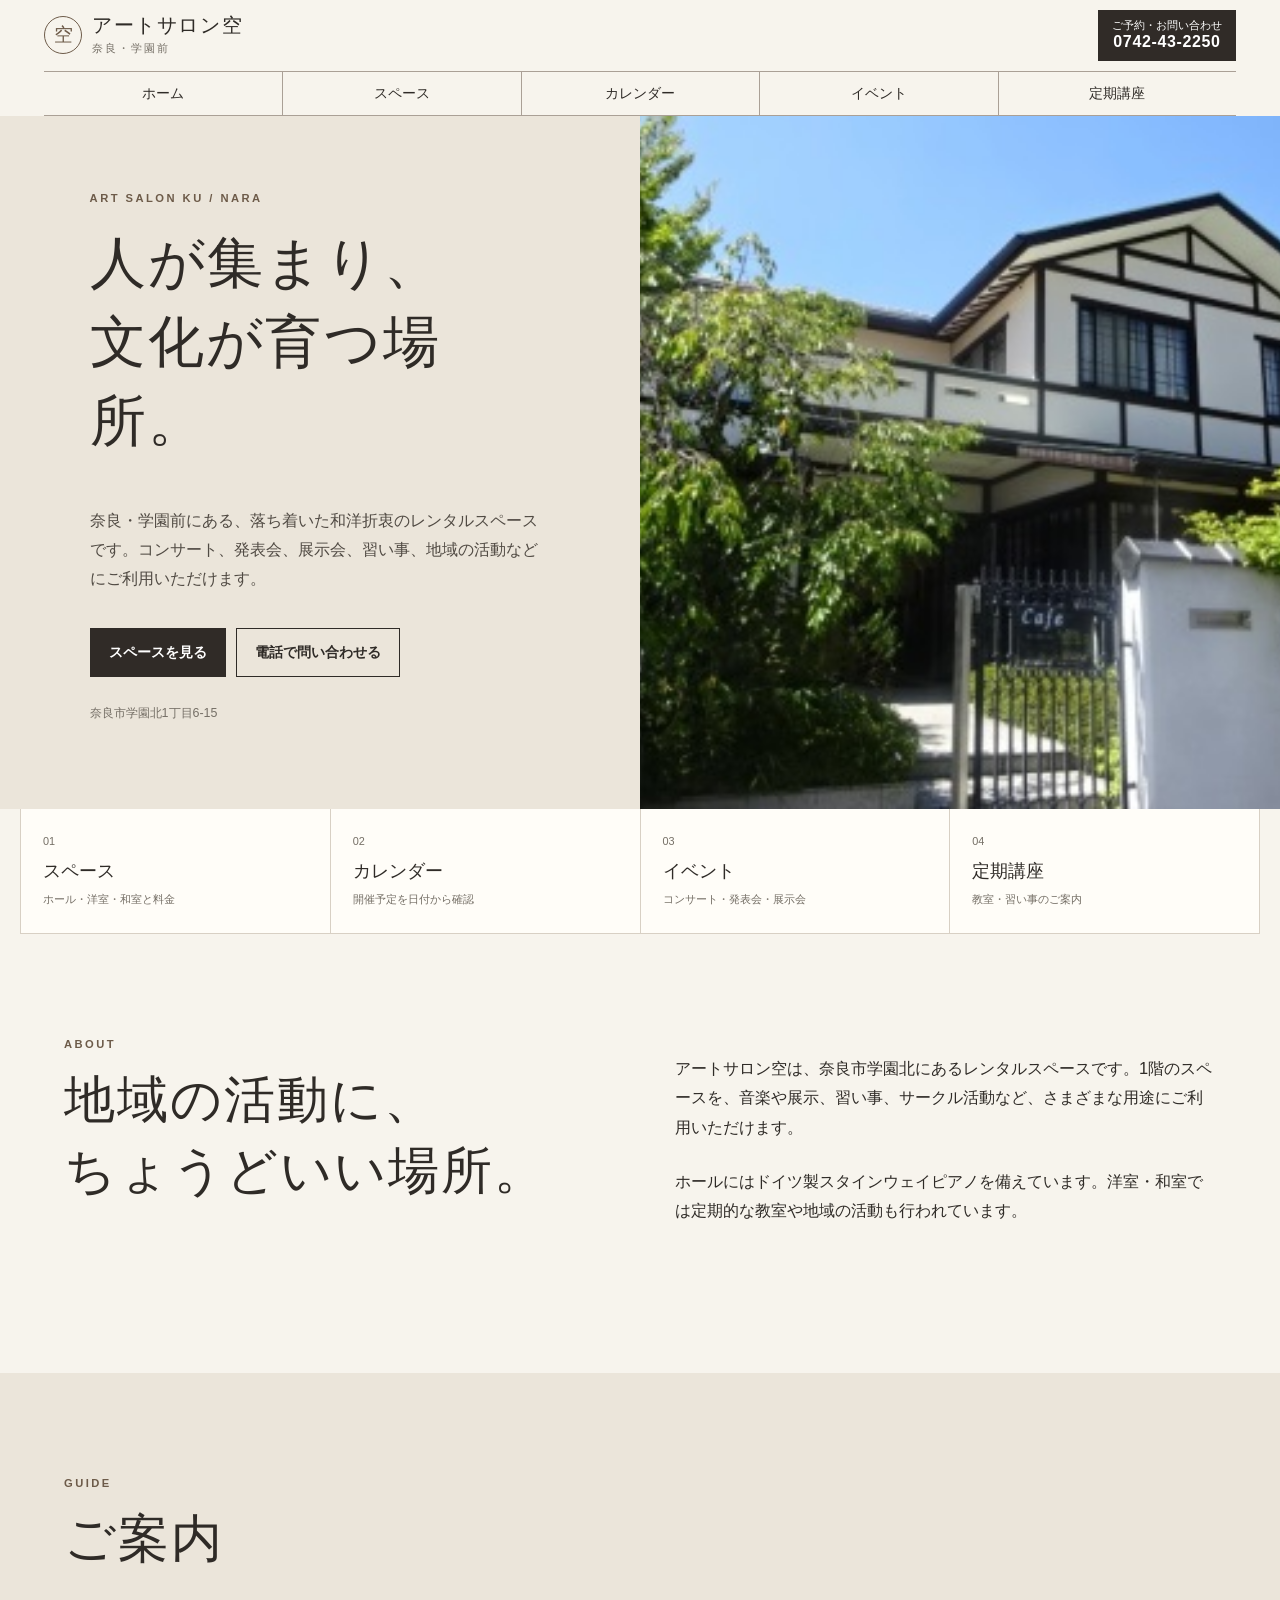
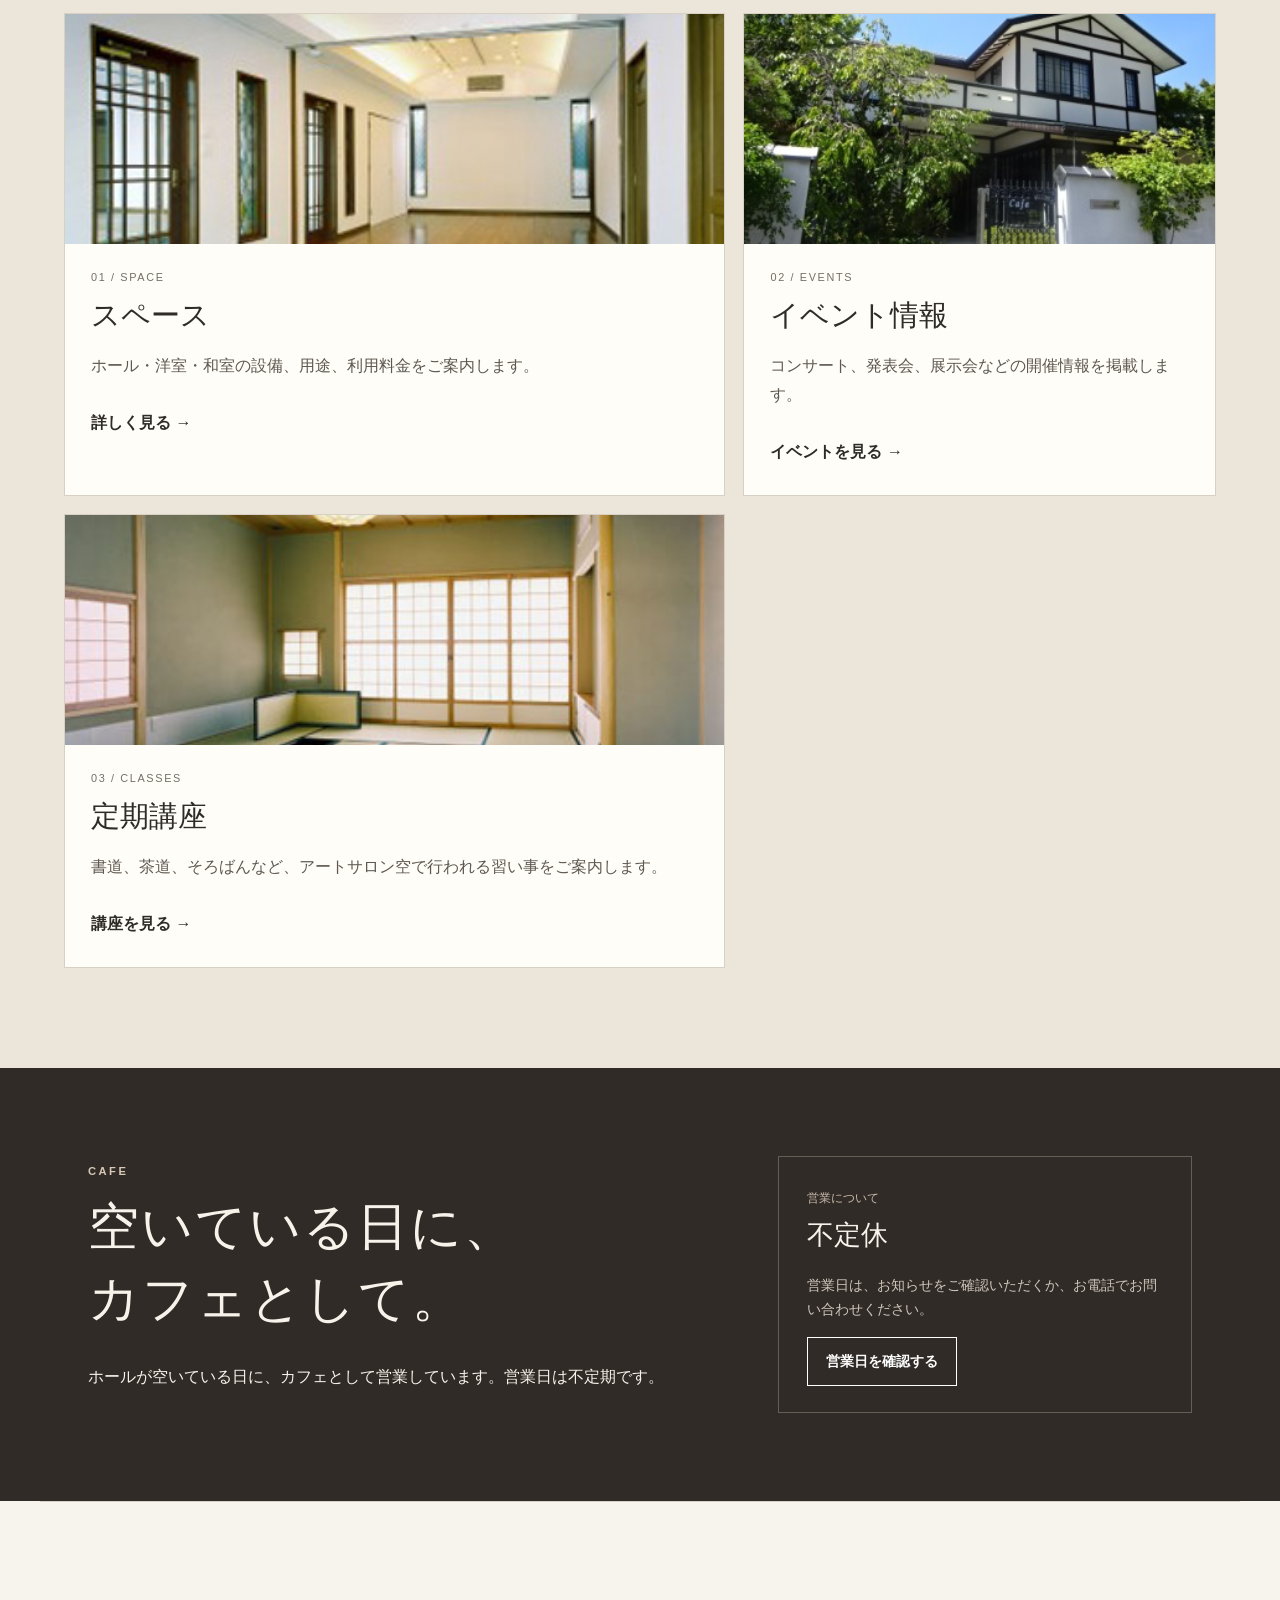
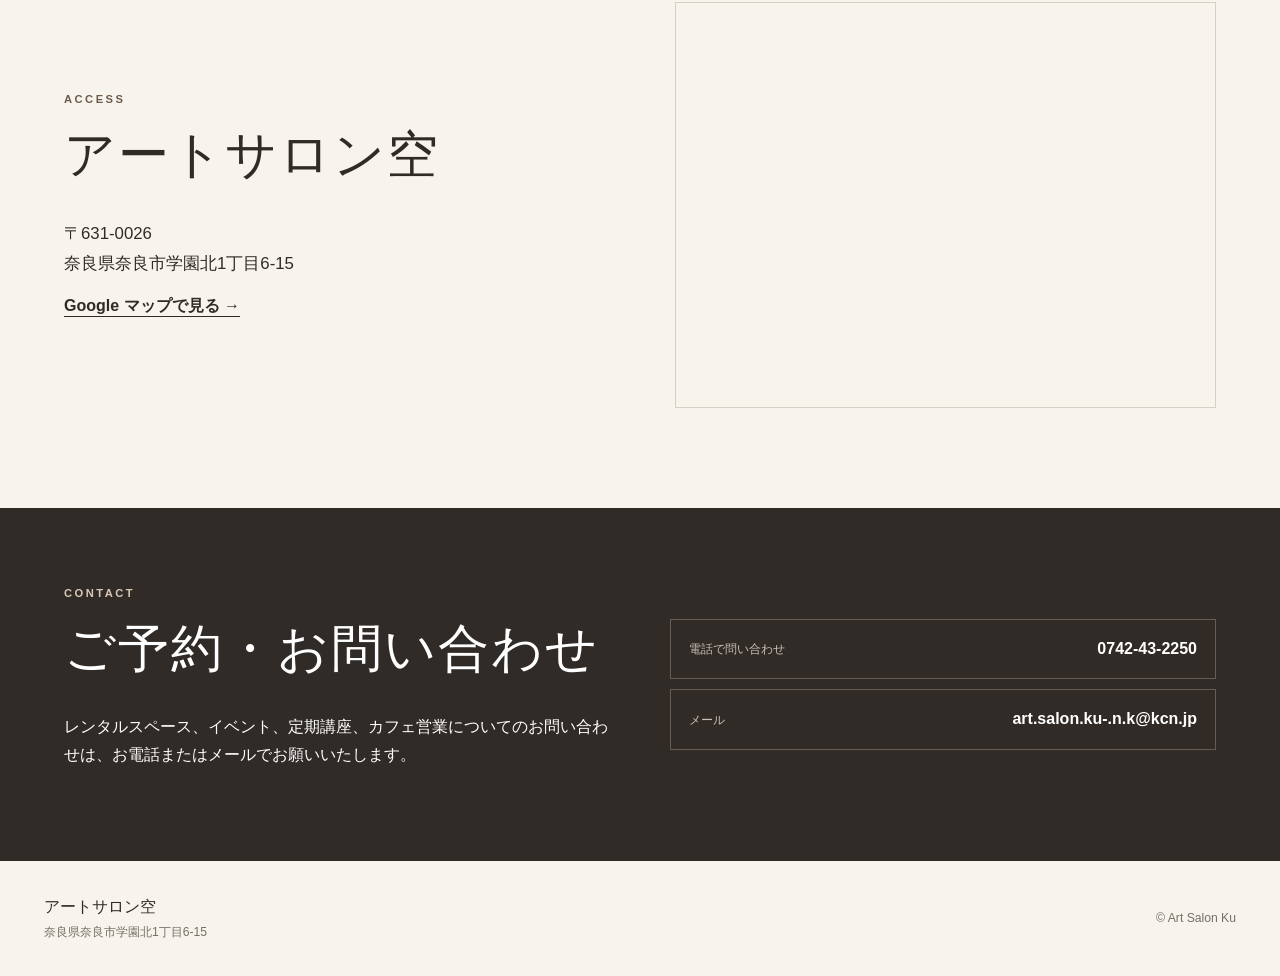
<file: index.html>
<!doctype html>
<html lang="ja">
<head>
  <meta charset="utf-8">
  <meta name="viewport" content="width=device-width, initial-scale=1">
  <meta name="description" content="奈良・学園前のアートサロン空。レンタルスペース、イベント、定期講座などのご案内です。">
  <meta name="theme-color" content="#f5f1e8">
  <title>アートサロン空｜奈良・学園前</title>
  <link rel="stylesheet" href="style.css">
</head>
<body>
  <a class="skip-link" href="#main">本文へ移動</a>
  <div data-component="header"></div>

  <main id="main">
    <section class="hero" id="top">
      <div class="hero-copy">
        <p class="eyebrow">ART SALON KU / NARA</p>
        <h1>人が集まり、<br>文化が育つ場所。</h1>
        <p class="hero-lead">奈良・学園前にある、落ち着いた和洋折衷のレンタルスペースです。コンサート、発表会、展示会、習い事、地域の活動などにご利用いただけます。</p>
        <div class="hero-actions">
          <a class="button button-dark" href="space.html">スペースを見る</a>
          <a class="button button-outline" href="tel:0742432250">電話で問い合わせる</a>
        </div>
        <p class="hero-note">奈良市学園北1丁目6-15</p>
      </div>
      <div class="hero-visual"><img src="images/main.jpg" alt="アートサロン空の写真"></div>
    </section>

    <section class="quick-links" aria-label="主なご案内">
      <a href="space.html"><span>01</span><strong>スペース</strong><small>ホール・洋室・和室と料金</small></a>
      <a href="calendar.html"><span>02</span><strong>カレンダー</strong><small>開催予定を日付から確認</small></a>
      <a href="events.html"><span>03</span><strong>イベント</strong><small>コンサート・発表会・展示会</small></a>
      <a href="classes.html"><span>04</span><strong>定期講座</strong><small>教室・習い事のご案内</small></a>
    </section>

    <section class="section intro">
      <div class="section-title">
        <p class="eyebrow">ABOUT</p>
        <h2>地域の活動に、<br>ちょうどいい場所。</h2>
      </div>
      <div class="intro-text">
        <p>アートサロン空は、奈良市学園北にあるレンタルスペースです。1階のスペースを、音楽や展示、習い事、サークル活動など、さまざまな用途にご利用いただけます。</p>
        <p>ホールにはドイツ製スタインウェイピアノを備えています。洋室・和室では定期的な教室や地域の活動も行われています。</p>
      </div>
    </section>

    <section class="section section-tinted">
      <div class="section-title">
        <p class="eyebrow">GUIDE</p>
        <h2>ご案内</h2>
      </div>
      <div class="space-grid">
        <a class="space-card" href="space.html" style="text-decoration:none">
          <div class="space-photo"><img src="images/hall.jpg" alt="ホールの写真"></div>
          <div class="space-content"><p class="card-number">01 / SPACE</p><h3>スペース</h3><p>ホール・洋室・和室の設備、用途、利用料金をご案内します。</p><span class="text-link">詳しく見る →</span></div>
        </a>
        <a class="space-card" href="events.html" style="text-decoration:none">
          <div class="space-photo"><img src="images/main.jpg" alt="アートサロン空の写真"></div>
          <div class="space-content"><p class="card-number">02 / EVENTS</p><h3>イベント情報</h3><p>コンサート、発表会、展示会などの開催情報を掲載します。</p><span class="text-link">イベントを見る →</span></div>
        </a>
        <a class="space-card" href="classes.html" style="text-decoration:none">
          <div class="space-photo"><img src="images/japanese-room.jpg" alt="和室の写真"></div>
          <div class="space-content"><p class="card-number">03 / CLASSES</p><h3>定期講座</h3><p>書道、茶道、そろばんなど、アートサロン空で行われる習い事をご案内します。</p><span class="text-link">講座を見る →</span></div>
        </a>
      </div>
    </section>

    <section class="cafe">
      <div class="cafe-inner">
        <div>
          <p class="eyebrow">CAFE</p>
          <h2>空いている日に、<br>カフェとして。</h2>
          <p>ホールが空いている日に、カフェとして営業しています。営業日は不定期です。</p>
        </div>
        <div class="cafe-status">
          <span>営業について</span><strong>不定休</strong>
          <p>営業日は、お知らせをご確認いただくか、お電話でお問い合わせください。</p>
          <a class="button button-light" href="tel:0742432250">営業日を確認する</a>
        </div>
      </div>
    </section>

    <section class="section access">
      <div class="access-copy">
        <p class="eyebrow">ACCESS</p><h2>アートサロン空</h2>
        <address>〒631-0026<br>奈良県奈良市学園北1丁目6-15</address>
        <a class="text-link" href="https://www.google.com/maps/search/?api=1&query=奈良県奈良市学園北1丁目6-15" target="_blank" rel="noopener noreferrer">Google マップで見る →</a>
      </div>
      <div class="map-card"><iframe src="https://www.google.com/maps?q=%E5%A5%88%E8%89%AF%E7%9C%8C%E5%A5%88%E8%89%AF%E5%B8%82%E5%AD%A6%E5%9C%92%E5%8C%971%E4%B8%81%E7%9B%AE6-15&output=embed" title="アートサロン空の地図" loading="lazy" referrerpolicy="no-referrer-when-downgrade"></iframe></div>
    </section>

    <section class="contact" id="contact">
      <div class="contact-inner">
        <div><p class="eyebrow">CONTACT</p><h2>ご予約・お問い合わせ</h2><p>レンタルスペース、イベント、定期講座、カフェ営業についてのお問い合わせは、お電話またはメールでお願いいたします。</p></div>
        <div class="contact-links">
          <a class="contact-phone" href="tel:0742432250" data-phone="0742-43-2250"><span class="phone-label">電話で問い合わせ</span><strong>0742-43-2250</strong></a>
          <a href="mailto:art.salon.ku-.n.k@kcn.jp"><span>メール</span><strong>art.salon.ku-.n.k@kcn.jp</strong></a>
        </div>
      </div>
    </section>
  </main>

  <div data-component="footer"></div>
  <script src="script.js"></script>
</body>
</html>
</file>
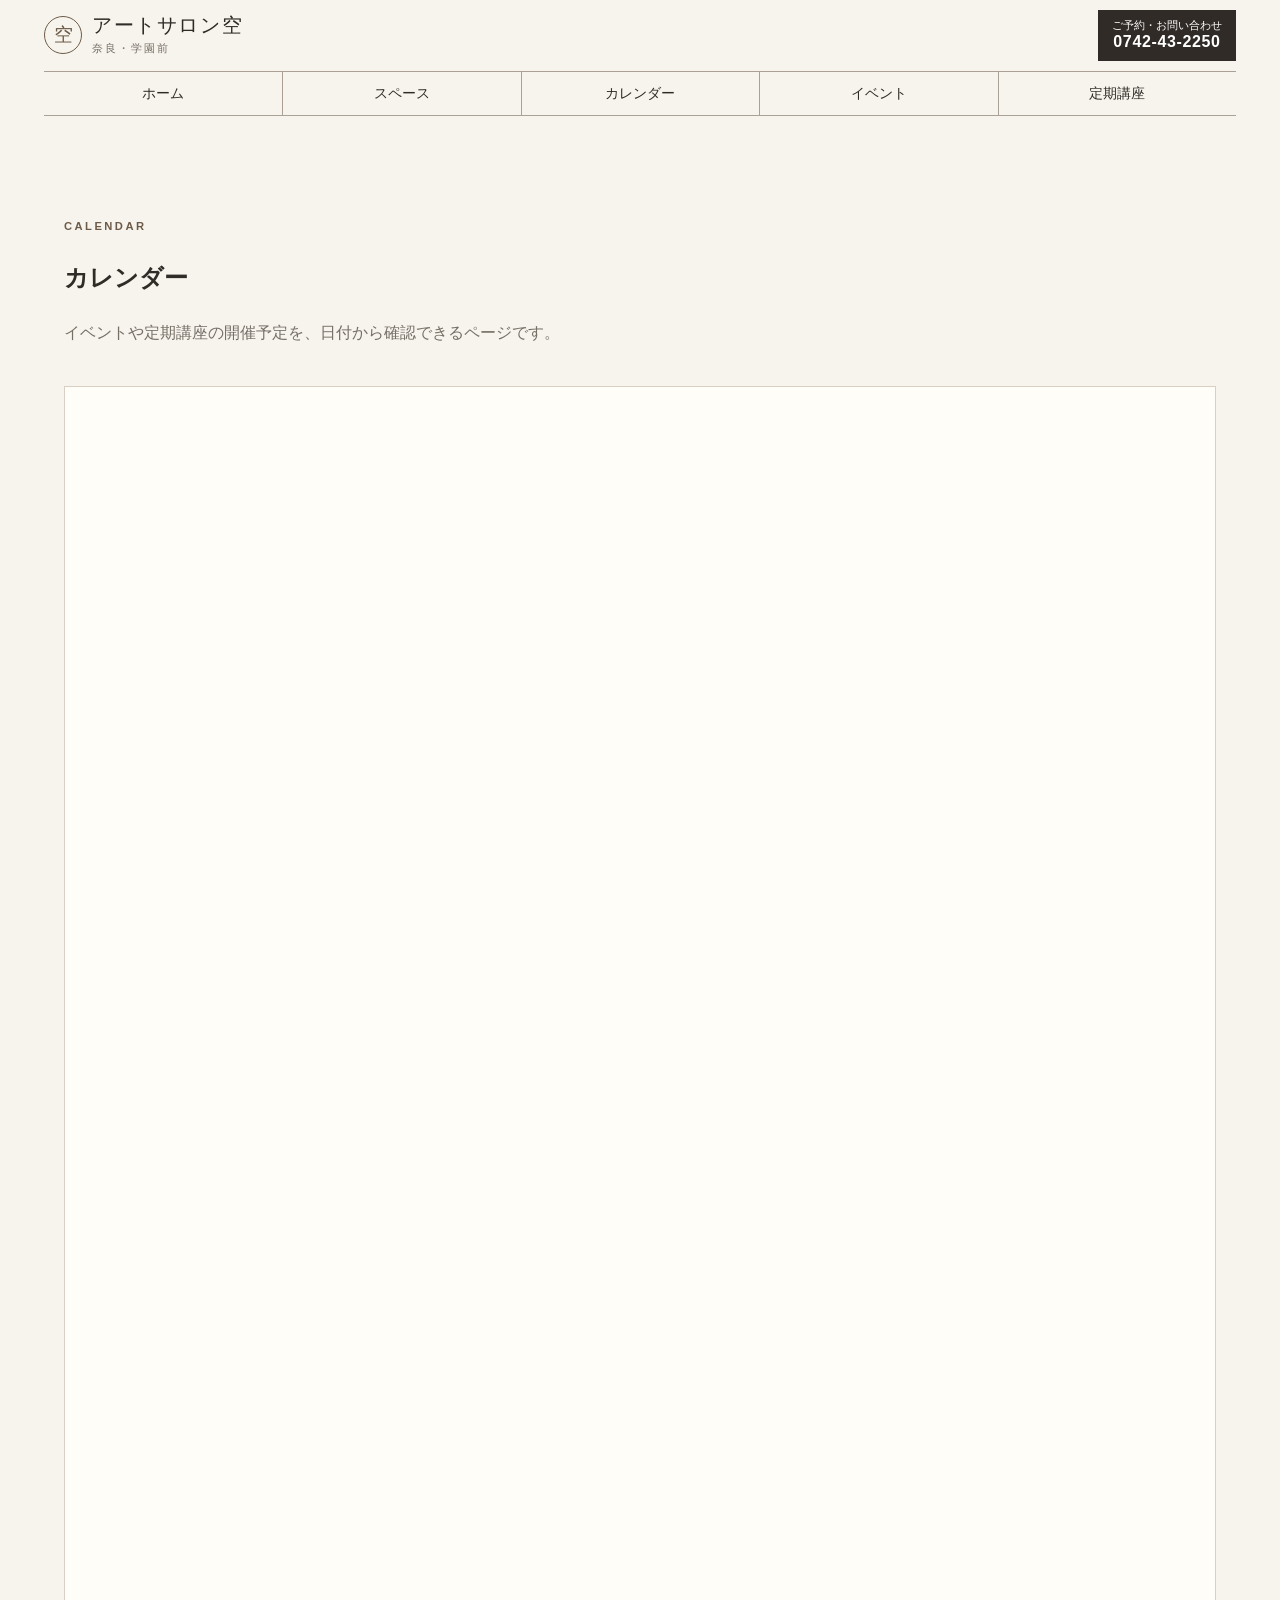
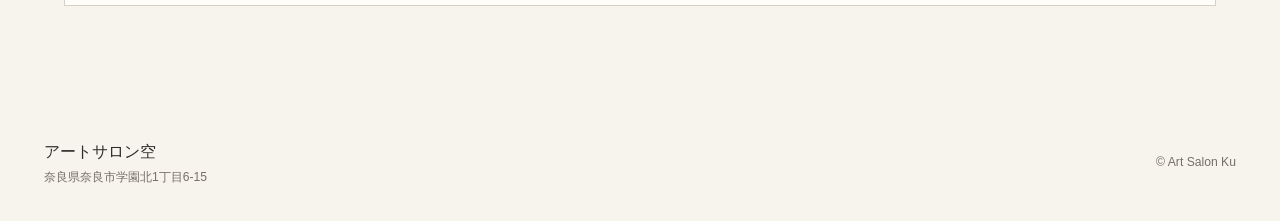
<file: calendar.html>
<!doctype html>
<html lang="ja"><head><meta charset="utf-8"><meta name="viewport" content="width=device-width, initial-scale=1"><meta name="description" content="アートサロン空の開催予定カレンダー。"><title>カレンダー｜アートサロン空</title><link rel="stylesheet" href="style.css"></head>
<body><a class="skip-link" href="#main">本文へ移動</a>
<div data-component="header"></div>
<main id="main"><section class="section"><div class="section-title"><p class="eyebrow">CALENDAR</p><h1>カレンダー</h1><p>イベントや定期講座の開催予定を、日付から確認できるページです。</p></div>
<div class="calendar-embed" aria-label="アートサロン空の公開カレンダー"><iframe title="Calendar" src="https://timetreeapp.com/public_calendars/artsalonku/embed/monthly?calendar_name=false&frame_color=%23948078" loading="lazy"></iframe></div>
</section></main>
<div data-component="footer"></div><script src="script.js"></script></body></html>
</file>
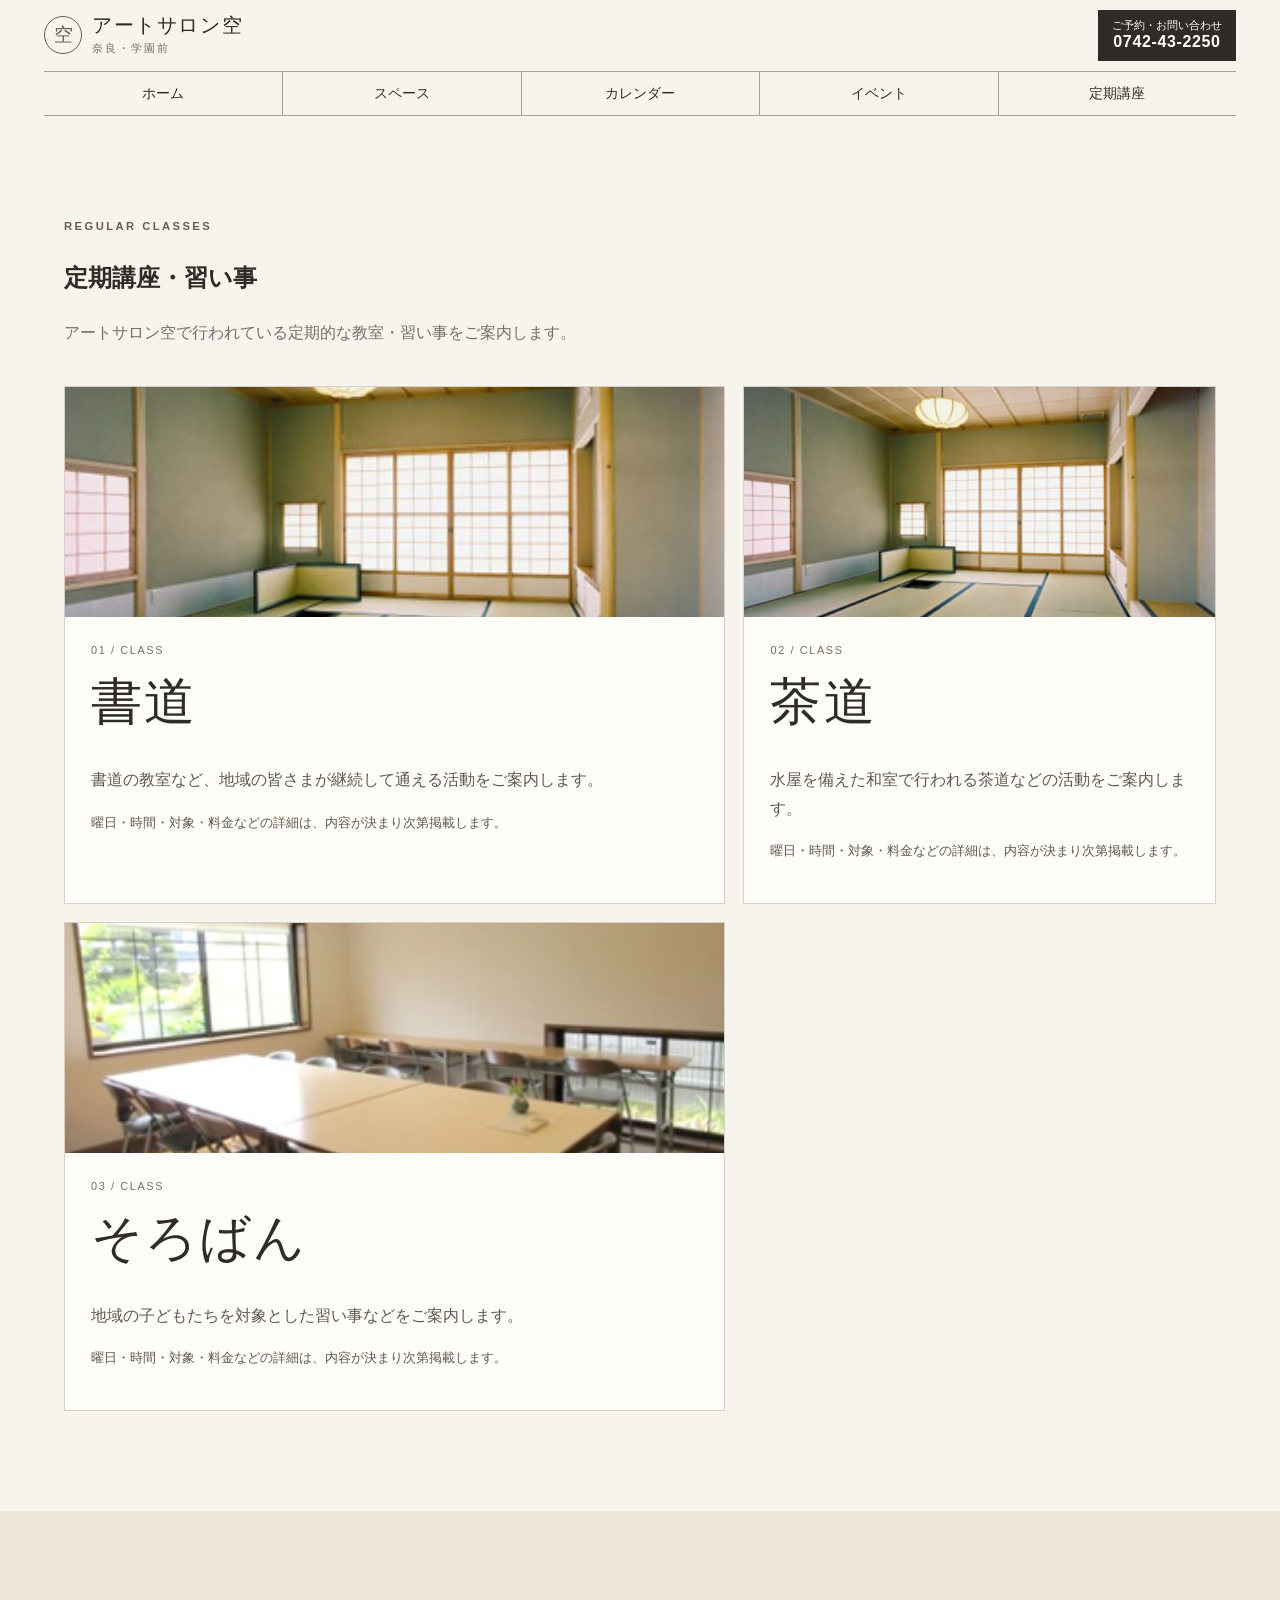
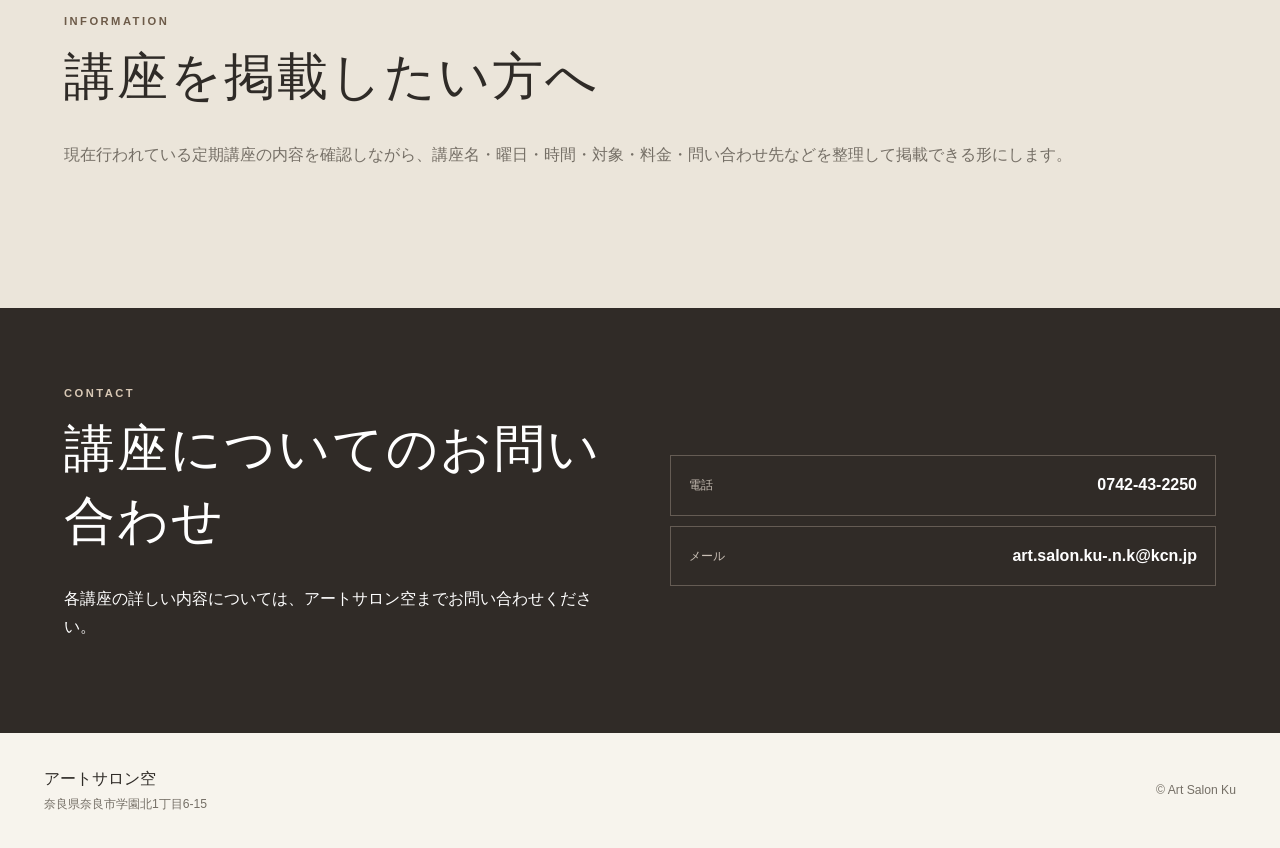
<file: classes.html>
<!doctype html>
<html lang="ja"><head><meta charset="utf-8"><meta name="viewport" content="width=device-width, initial-scale=1"><meta name="description" content="アートサロン空で行われる定期講座・習い事のご案内。"><title>定期講座｜アートサロン空</title><link rel="stylesheet" href="style.css"></head>
<body><a class="skip-link" href="#main">本文へ移動</a><div data-component="header"></div>
<main id="main"><section class="section"><div class="section-title"><p class="eyebrow">REGULAR CLASSES</p><h1>定期講座・習い事</h1><p>アートサロン空で行われている定期的な教室・習い事をご案内します。</p></div>
<div class="space-grid">
<article class="space-card"><div class="space-photo"><img src="images/japanese-room.jpg" alt="和室の写真"></div><div class="space-content"><p class="card-number">01 / CLASS</p><h2>書道</h2><p>書道の教室など、地域の皆さまが継続して通える活動をご案内します。</p><p class="price-note">曜日・時間・対象・料金などの詳細は、内容が決まり次第掲載します。</p></div></article>
<article class="space-card"><div class="space-photo"><img src="images/japanese-room.jpg" alt="和室の写真"></div><div class="space-content"><p class="card-number">02 / CLASS</p><h2>茶道</h2><p>水屋を備えた和室で行われる茶道などの活動をご案内します。</p><p class="price-note">曜日・時間・対象・料金などの詳細は、内容が決まり次第掲載します。</p></div></article>
<article class="space-card"><div class="space-photo"><img src="images/western-room.jpg" alt="洋室の写真"></div><div class="space-content"><p class="card-number">03 / CLASS</p><h2>そろばん</h2><p>地域の子どもたちを対象とした習い事などをご案内します。</p><p class="price-note">曜日・時間・対象・料金などの詳細は、内容が決まり次第掲載します。</p></div></article>
</div></section>
<section class="section section-tinted"><div class="section-title"><p class="eyebrow">INFORMATION</p><h2>講座を掲載したい方へ</h2><p>現在行われている定期講座の内容を確認しながら、講座名・曜日・時間・対象・料金・問い合わせ先などを整理して掲載できる形にします。</p></div></section>
<section class="contact"><div class="contact-inner"><div><p class="eyebrow">CONTACT</p><h2>講座についてのお問い合わせ</h2><p>各講座の詳しい内容については、アートサロン空までお問い合わせください。</p></div><div class="contact-links"><a href="tel:0742432250"><span>電話</span><strong>0742-43-2250</strong></a><a href="mailto:art.salon.ku-.n.k@kcn.jp"><span>メール</span><strong>art.salon.ku-.n.k@kcn.jp</strong></a></div></div></section></main>
<div data-component="footer"></div><script src="script.js"></script></body></html>
</file>
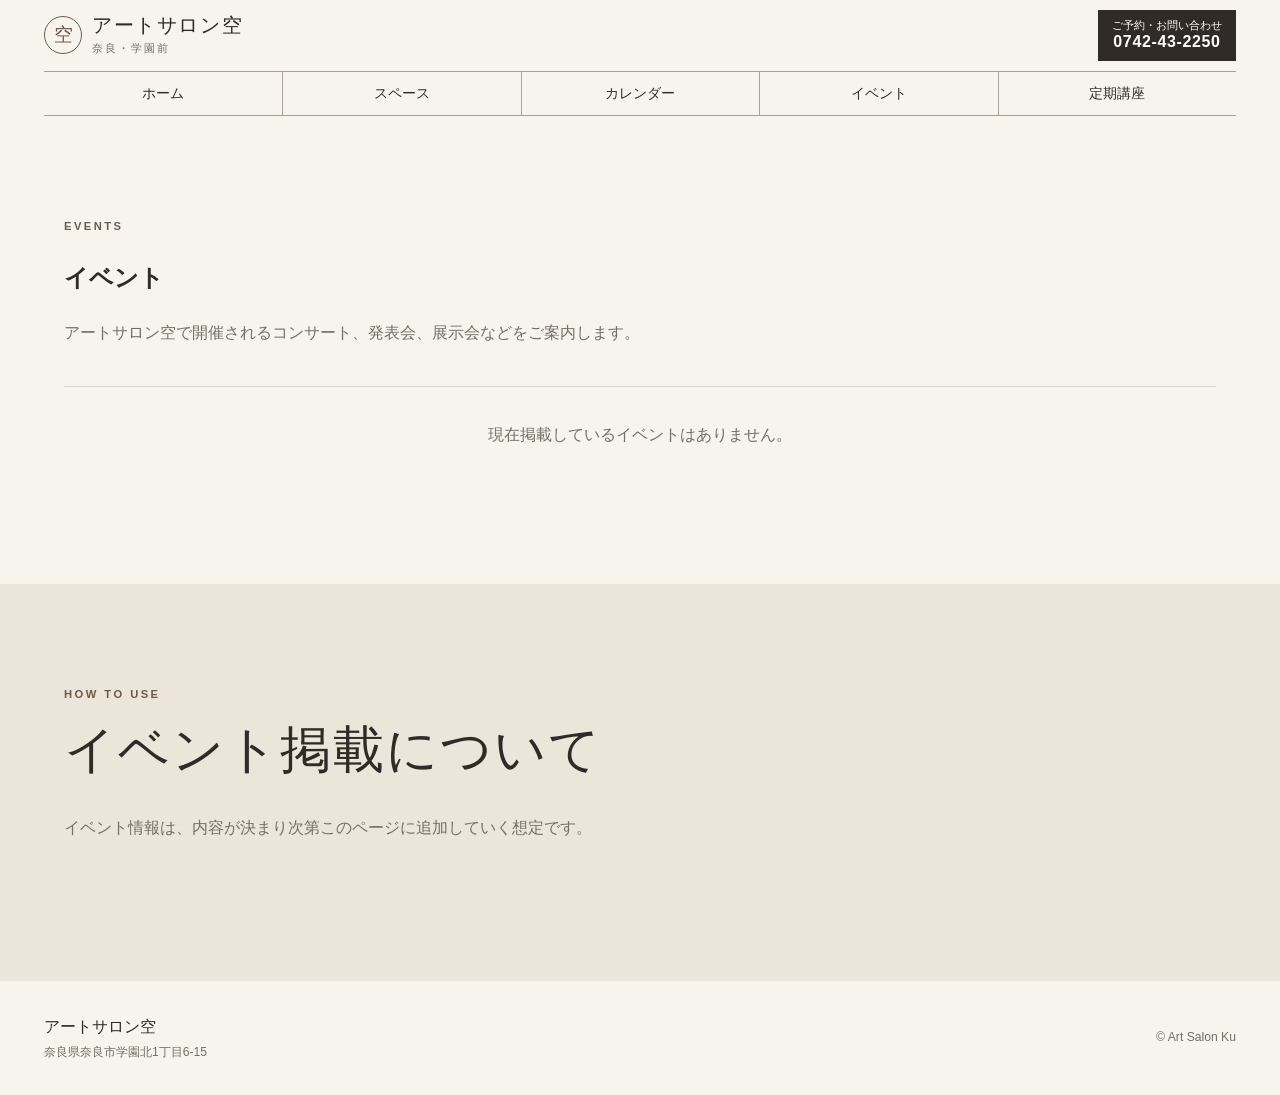
<file: events.html>
<!doctype html>
<html lang="ja"><head><meta charset="utf-8"><meta name="viewport" content="width=device-width, initial-scale=1"><meta name="description" content="アートサロン空で開催されるコンサート、発表会、展示会などのイベント情報。"><title>イベント｜アートサロン空</title><link rel="stylesheet" href="style.css"></head>
<body><a class="skip-link" href="#main">本文へ移動</a><div data-component="header"></div>
<main id="main"><section class="section"><div class="section-title"><p class="eyebrow">EVENTS</p><h1>イベント</h1><p>アートサロン空で開催されるコンサート、発表会、展示会などをご案内します。</p></div>
<div id="event-list" class="event-list" aria-live="polite"><p class="event-empty">現在掲載しているイベントはありません。</p></div></section>
<section class="section section-tinted"><div class="section-title"><p class="eyebrow">HOW TO USE</p><h2>イベント掲載について</h2><p>イベント情報は、内容が決まり次第このページに追加していく想定です。</p></div></section></main>
<div data-component="footer"></div><script src="script.js"></script></body></html>
</file>
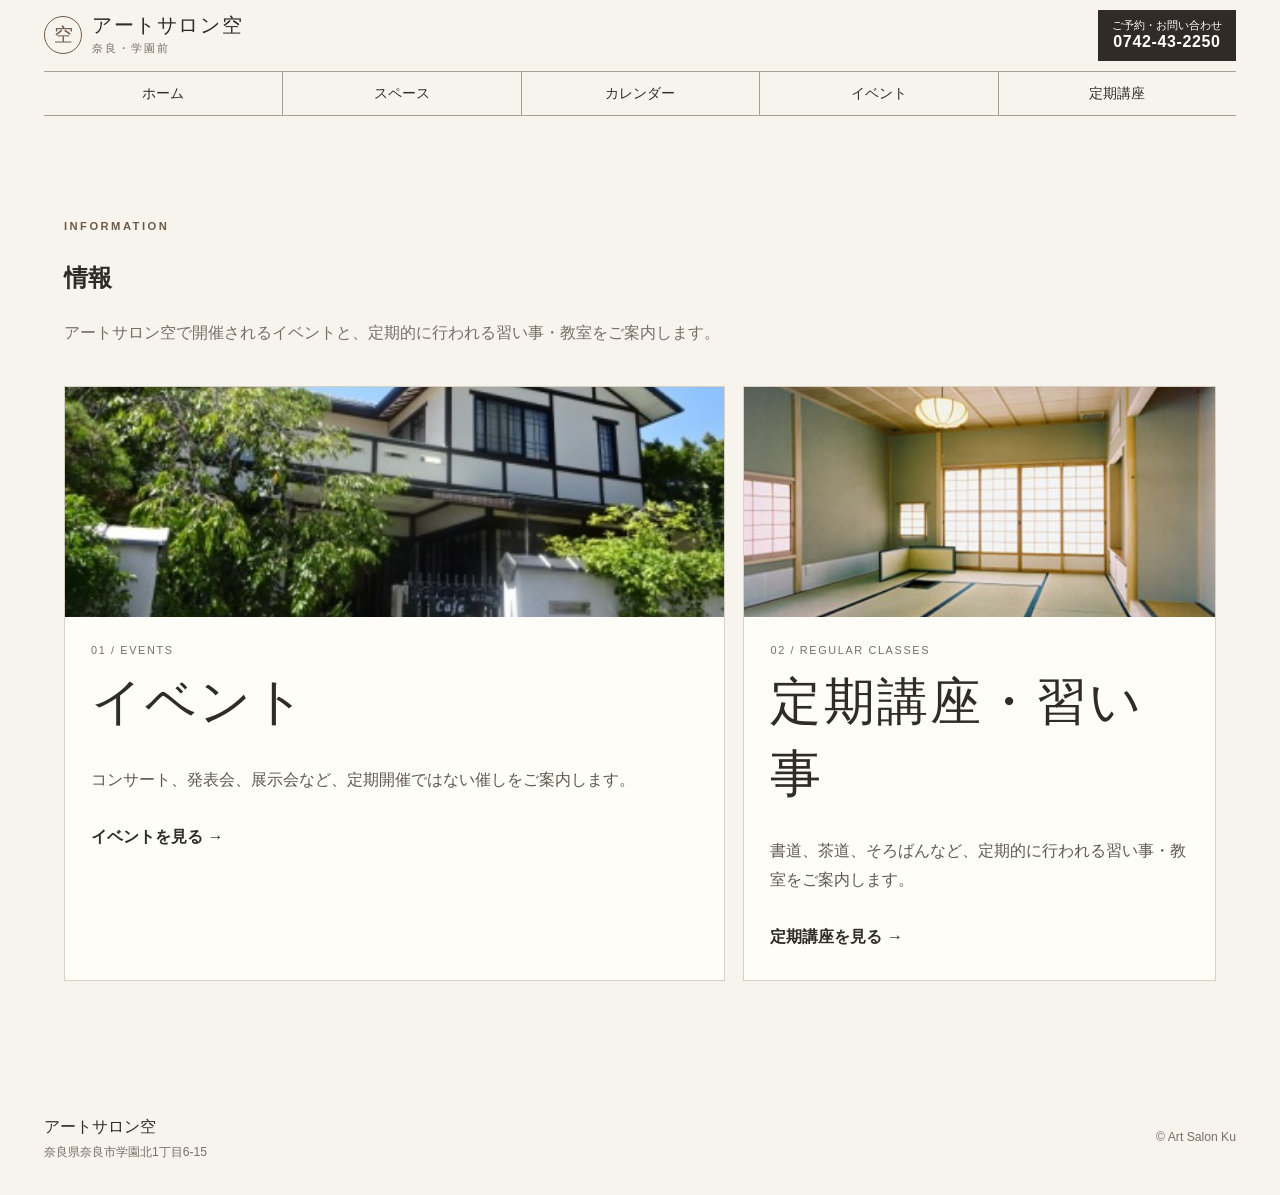
<file: info.html>
<!doctype html>
<html lang="ja"><head><meta charset="utf-8"><meta name="viewport" content="width=device-width, initial-scale=1"><meta name="description" content="アートサロン空のイベントと定期講座・習い事のご案内。"><title>情報｜アートサロン空</title><link rel="stylesheet" href="style.css"></head>
<body><a class="skip-link" href="#main">本文へ移動</a>
<div data-component="header"></div>
<main id="main"><section class="section"><div class="section-title"><p class="eyebrow">INFORMATION</p><h1>情報</h1><p>アートサロン空で開催されるイベントと、定期的に行われる習い事・教室をご案内します。</p></div>
<div class="space-grid">
<a class="space-card" href="events.html" style="text-decoration:none"><div class="space-photo"><img src="images/main.jpg" alt="イベントの案内"></div><div class="space-content"><p class="card-number">01 / EVENTS</p><h2>イベント</h2><p>コンサート、発表会、展示会など、定期開催ではない催しをご案内します。</p><span class="text-link">イベントを見る →</span></div></a>
<a class="space-card" href="classes.html" style="text-decoration:none"><div class="space-photo"><img src="images/japanese-room.jpg" alt="定期講座・習い事の案内"></div><div class="space-content"><p class="card-number">02 / REGULAR CLASSES</p><h2>定期講座・習い事</h2><p>書道、茶道、そろばんなど、定期的に行われる習い事・教室をご案内します。</p><span class="text-link">定期講座を見る →</span></div></a>
</div></section></main>
<div data-component="footer"></div><script src="script.js"></script></body></html>
</file>
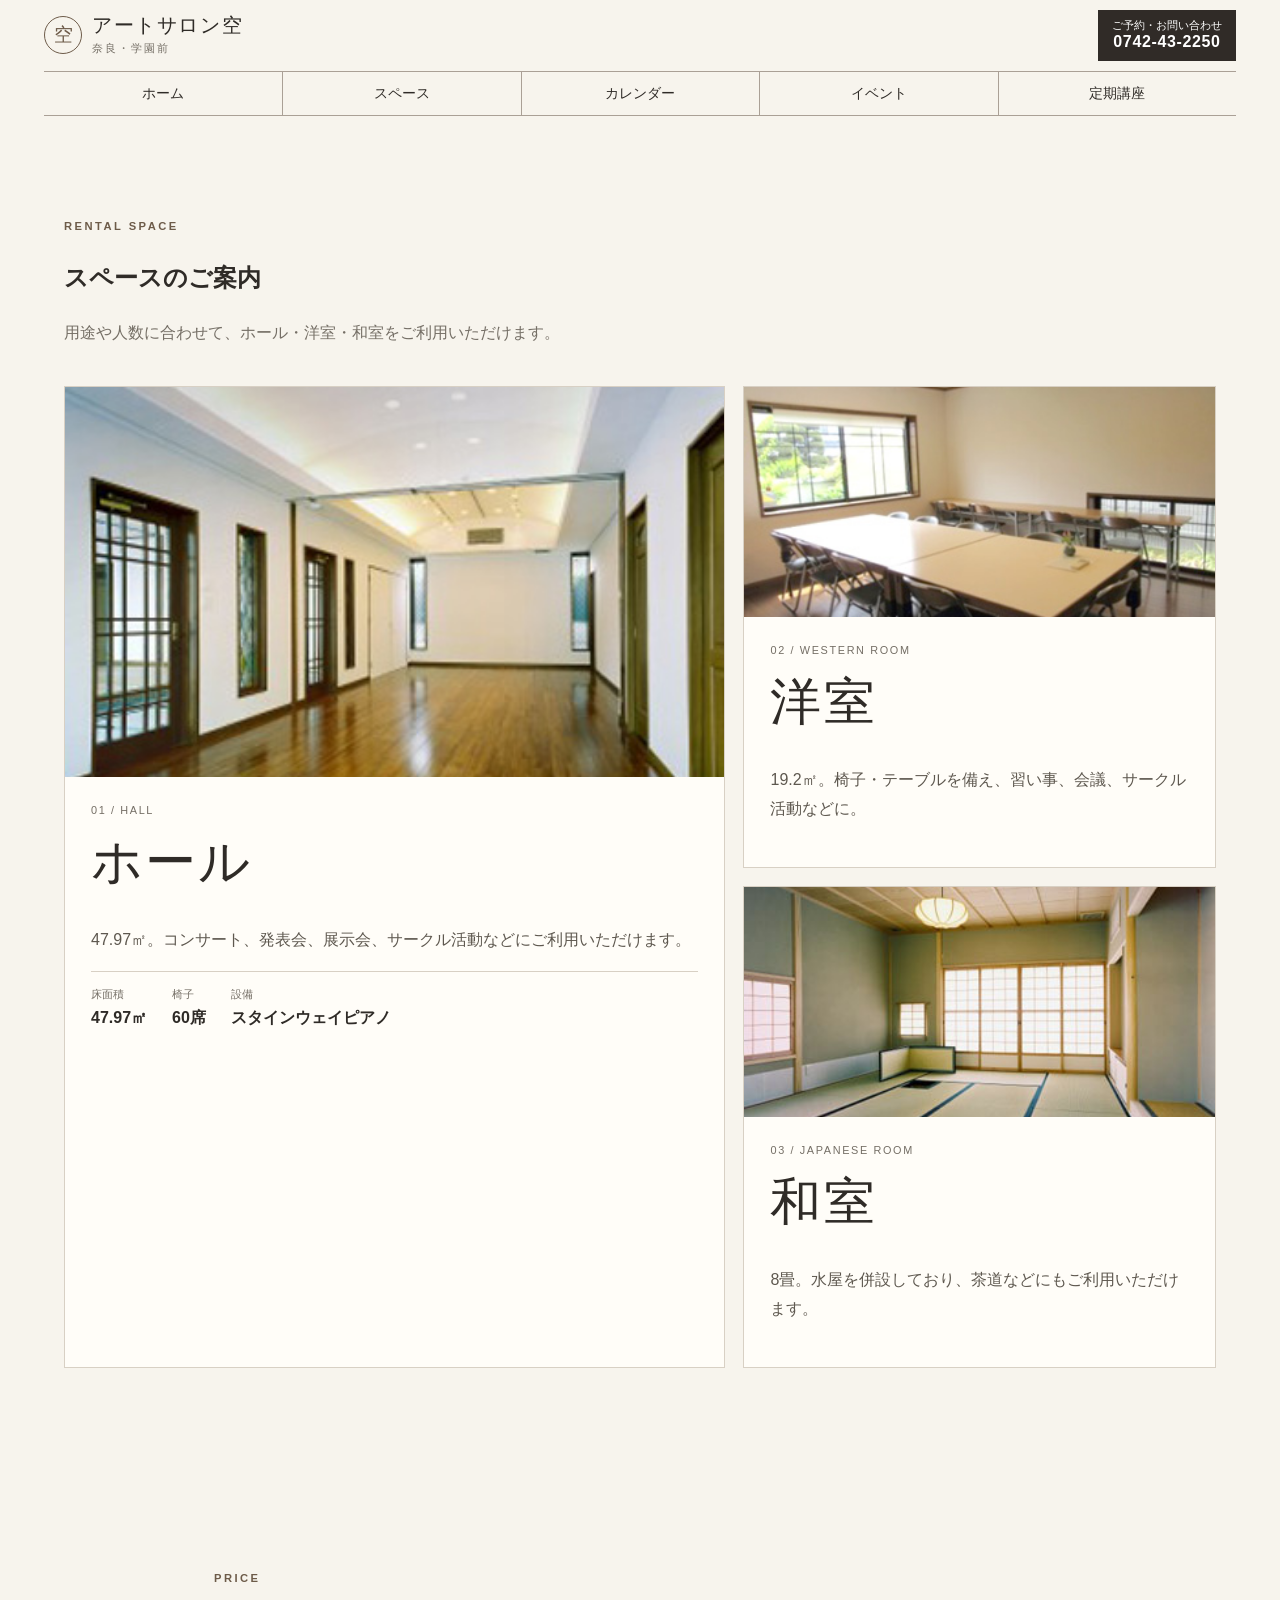
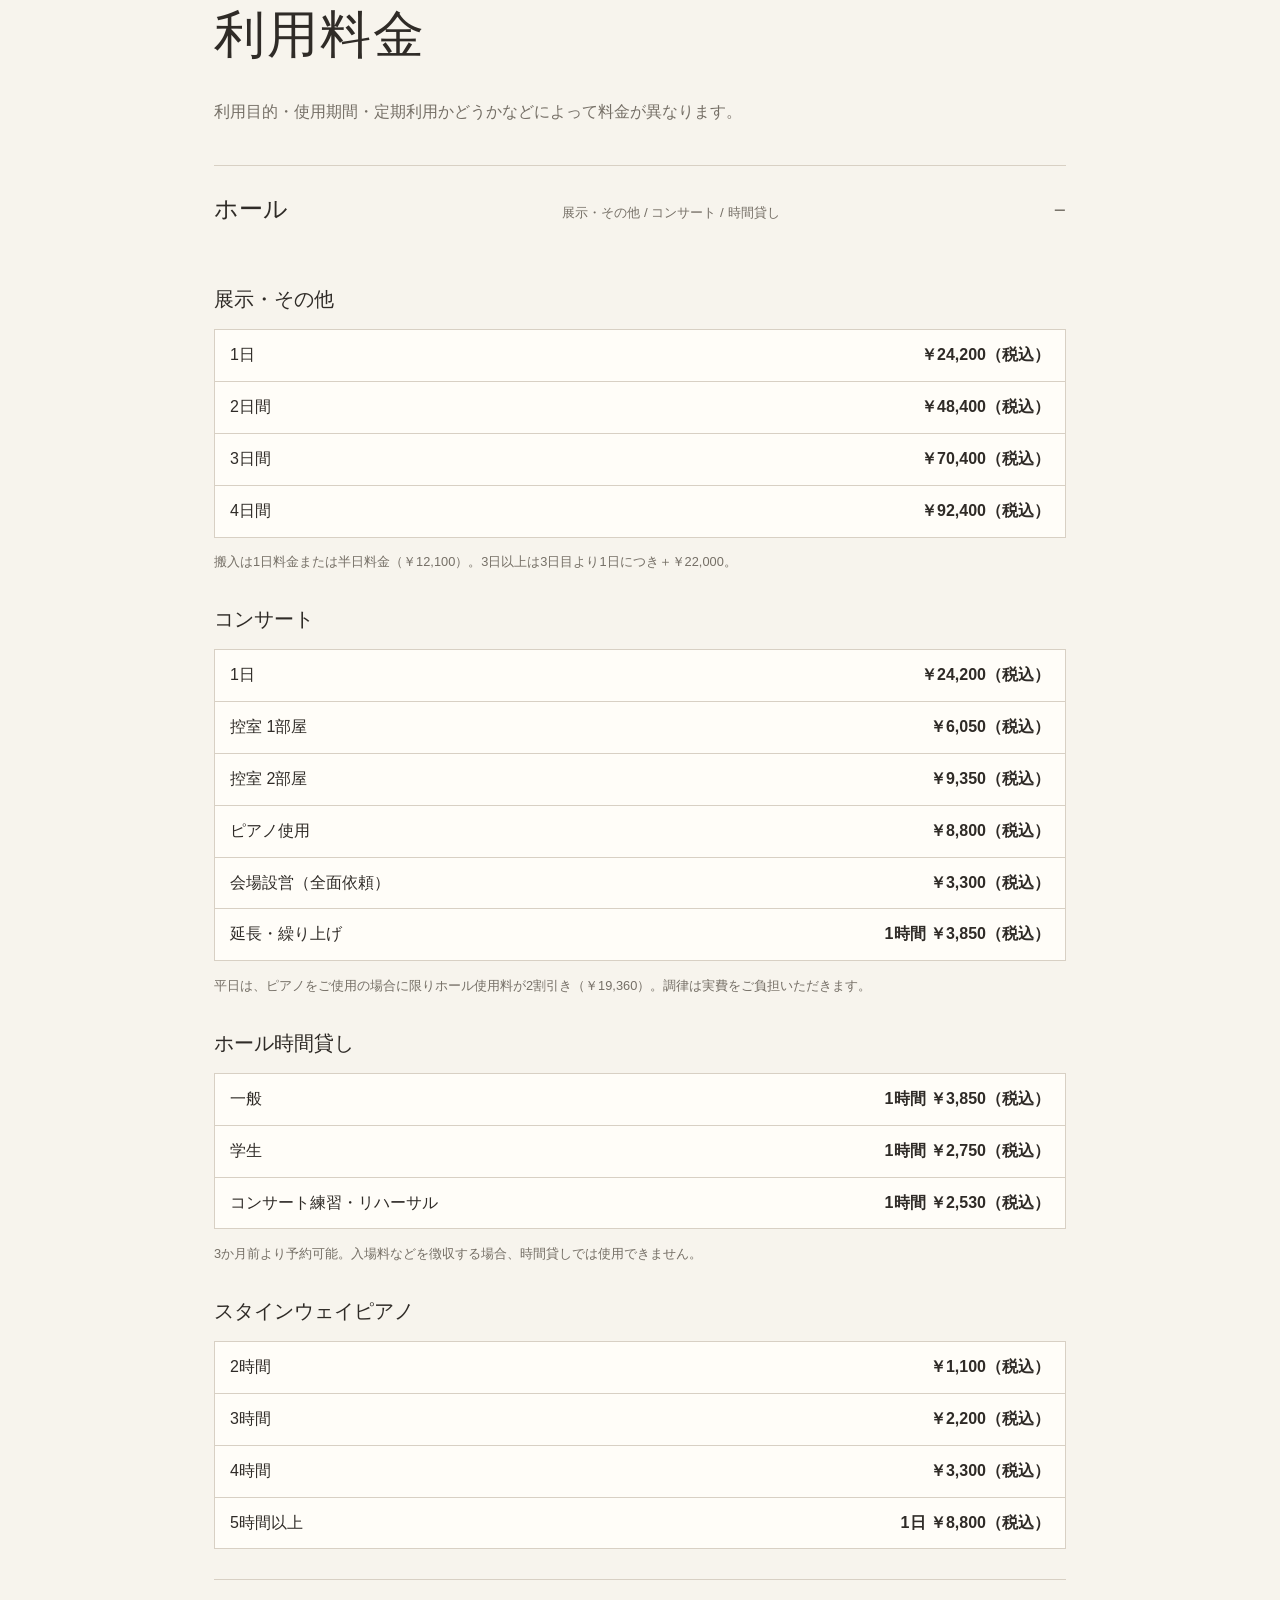
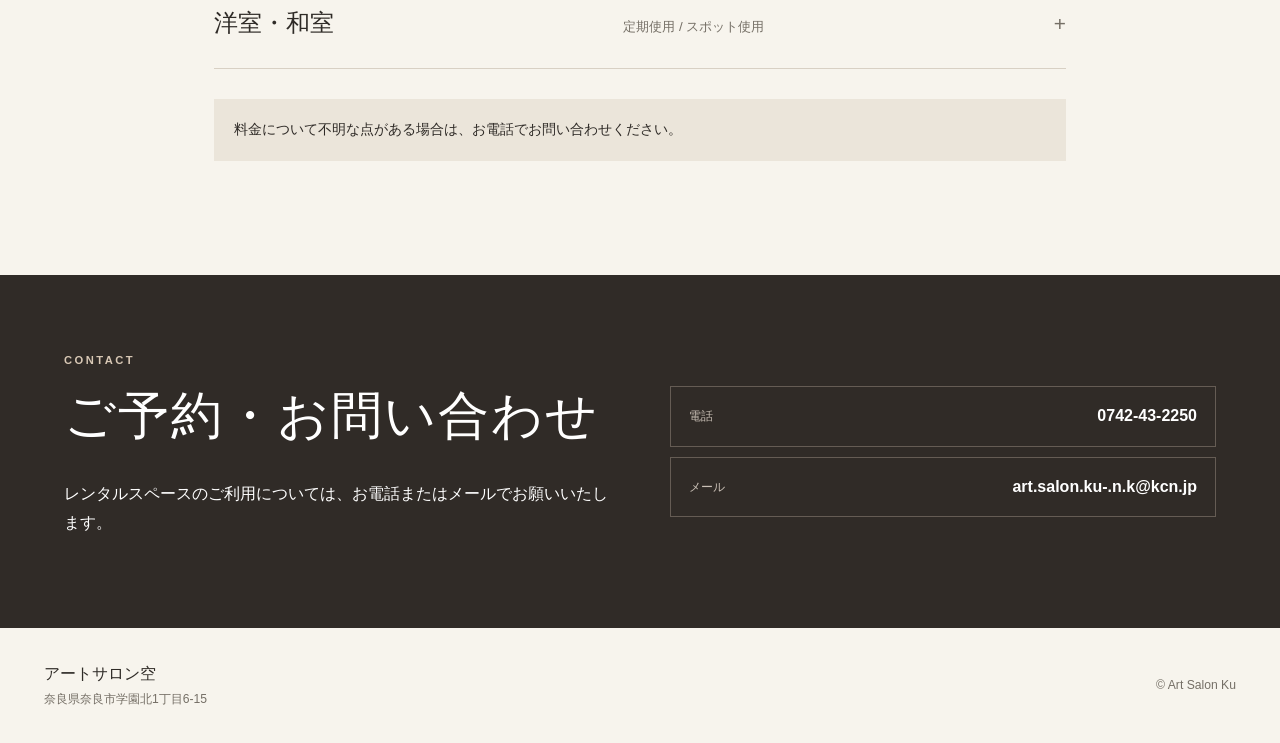
<file: space.html>
<!doctype html>
<html lang="ja"><head><meta charset="utf-8"><meta name="viewport" content="width=device-width, initial-scale=1"><meta name="description" content="アートサロン空のホール・洋室・和室のご案内と利用料金。"><title>スペース｜アートサロン空</title><link rel="stylesheet" href="style.css"></head>
<body><a class="skip-link" href="#main">本文へ移動</a>
<div data-component="header"></div>
<main id="main">
<section class="section"><div class="section-title"><p class="eyebrow">RENTAL SPACE</p><h1>スペースのご案内</h1><p>用途や人数に合わせて、ホール・洋室・和室をご利用いただけます。</p></div>
<div class="space-grid">
<article class="space-card space-card-main"><div class="space-photo space-card-main-photo"><img src="images/hall.jpg" alt="ホールの写真"></div><div class="space-content"><p class="card-number">01 / HALL</p><h2>ホール</h2><p>47.97㎡。コンサート、発表会、展示会、サークル活動などにご利用いただけます。</p><dl><div><dt>床面積</dt><dd>47.97㎡</dd></div><div><dt>椅子</dt><dd>60席</dd></div><div><dt>設備</dt><dd>スタインウェイピアノ</dd></div></dl></div></article>
<article class="space-card"><div class="space-photo"><img src="images/western-room.jpg" alt="洋室の写真"></div><div class="space-content"><p class="card-number">02 / WESTERN ROOM</p><h2>洋室</h2><p>19.2㎡。椅子・テーブルを備え、習い事、会議、サークル活動などに。</p></div></article>
<article class="space-card"><div class="space-photo"><img src="images/japanese-room.jpg" alt="和室の写真"></div><div class="space-content"><p class="card-number">03 / JAPANESE ROOM</p><h2>和室</h2><p>8畳。水屋を併設しており、茶道などにもご利用いただけます。</p></div></article>
</div></section>

<section class="section pricing"><div class="section-title"><p class="eyebrow">PRICE</p><h2>利用料金</h2><p>利用目的・使用期間・定期利用かどうかなどによって料金が異なります。</p></div>
<details class="price-group" open><summary><span>ホール</span><small>展示・その他 / コンサート / 時間貸し</small></summary><div class="price-inner">
<h3>展示・その他</h3><div class="price-table"><div><span>1日</span><strong>￥24,200（税込）</strong></div><div><span>2日間</span><strong>￥48,400（税込）</strong></div><div><span>3日間</span><strong>￥70,400（税込）</strong></div><div><span>4日間</span><strong>￥92,400（税込）</strong></div></div><p class="price-note">搬入は1日料金または半日料金（￥12,100）。3日以上は3日目より1日につき＋￥22,000。</p>
<h3>コンサート</h3><div class="price-table"><div><span>1日</span><strong>￥24,200（税込）</strong></div><div><span>控室 1部屋</span><strong>￥6,050（税込）</strong></div><div><span>控室 2部屋</span><strong>￥9,350（税込）</strong></div><div><span>ピアノ使用</span><strong>￥8,800（税込）</strong></div><div><span>会場設営（全面依頼）</span><strong>￥3,300（税込）</strong></div><div><span>延長・繰り上げ</span><strong>1時間 ￥3,850（税込）</strong></div></div><p class="price-note">平日は、ピアノをご使用の場合に限りホール使用料が2割引き（￥19,360）。調律は実費をご負担いただきます。</p>
<h3>ホール時間貸し</h3><div class="price-table"><div><span>一般</span><strong>1時間 ￥3,850（税込）</strong></div><div><span>学生</span><strong>1時間 ￥2,750（税込）</strong></div><div><span>コンサート練習・リハーサル</span><strong>1時間 ￥2,530（税込）</strong></div></div><p class="price-note">3か月前より予約可能。入場料などを徴収する場合、時間貸しでは使用できません。</p>
<h3>スタインウェイピアノ</h3><div class="price-table"><div><span>2時間</span><strong>￥1,100（税込）</strong></div><div><span>3時間</span><strong>￥2,200（税込）</strong></div><div><span>4時間</span><strong>￥3,300（税込）</strong></div><div><span>5時間以上</span><strong>1日 ￥8,800（税込）</strong></div></div>
</div></details>
<details class="price-group"><summary><span>洋室・和室</span><small>定期使用 / スポット使用</small></summary><div class="price-inner"><div class="price-table">
<div><span>2時間・月1回</span><strong>￥4,200</strong></div><div><span>2時間・月2回</span><strong>￥7,900</strong></div><div><span>2時間・月3回</span><strong>￥11,500</strong></div><div><span>2時間・月4回</span><strong>￥15,300</strong></div><div><span>2時間・スポット</span><strong>￥4,400</strong></div><div><span>3時間・月1回</span><strong>￥6,300</strong></div><div><span>3時間・月2回</span><strong>￥11,500</strong></div><div><span>3時間・月3回</span><strong>￥17,200</strong></div><div><span>3時間・スポット</span><strong>￥6,600</strong></div><div><span>4時間・月1回</span><strong>￥7,900</strong></div><div><span>4時間・月2回</span><strong>￥15,300</strong></div><div><span>4時間・スポット</span><strong>￥8,250</strong></div><div><span>5時間・スポット</span><strong>￥9,900</strong></div><div><span>6時間・スポット</span><strong>￥11,550</strong></div>
</div><p class="price-note">準備・後片付けも利用時間に含まれます。定期使用は都合で使用されない場合も所定料金が必要です。スポット使用は延長可能（時間外30分 ￥1,100）。</p></div></details>
<p class="pricing-callout">料金について不明な点がある場合は、お電話でお問い合わせください。</p></section>

<section class="contact"><div class="contact-inner"><div><p class="eyebrow">CONTACT</p><h2>ご予約・お問い合わせ</h2><p>レンタルスペースのご利用については、お電話またはメールでお願いいたします。</p></div><div class="contact-links"><a href="tel:0742432250"><span>電話</span><strong>0742-43-2250</strong></a><a href="mailto:art.salon.ku-.n.k@kcn.jp"><span>メール</span><strong>art.salon.ku-.n.k@kcn.jp</strong></a></div></div></section>
</main><div data-component="footer"></div><script src="script.js"></script></body></html>
</file>
<file: style.css>
:root {
  --ink:#2f2b27;
  --muted:#756f66;
  --paper:#f7f4ed;
  --paper-deep:#ebe5da;
  --white:#fffdf8;
  --line:#d8d0c4;
  --accent:#6d5b49;
  --accent-light:#d8c8b5;
  --dark:#302b27;
  --serif:"Yu Mincho","Hiragino Mincho ProN",Georgia,serif;
  --sans:-apple-system,BlinkMacSystemFont,"Hiragino Sans","Yu Gothic",Meiryo,sans-serif;
}
*{box-sizing:border-box}
html{scroll-behavior:smooth}
body{margin:0;color:var(--ink);background:var(--paper);font-family:var(--sans);line-height:1.8}
a{color:inherit}
img{max-width:100%}
button,input,textarea{font:inherit}
.skip-link{position:absolute;left:-9999px;top:0}
.skip-link:focus{left:1rem;top:1rem;z-index:100;background:#fff;padding:.6rem 1rem}
.site-header{position:sticky;top:0;z-index:50;background:rgba(247,244,237,.98);border-bottom:0;backdrop-filter:blur(12px)}
.header-inner{max-width:1240px;margin:auto;padding:10px 24px 0;display:grid;grid-template-columns:1fr auto;gap:0 28px;align-items:center}
.brand{grid-column:1;grid-row:1;display:flex;align-items:center;gap:10px;text-decoration:none;min-width:205px}
.brand-mark{display:grid;place-items:center;width:38px;height:38px;border:1px solid var(--accent);border-radius:50%;font-family:var(--serif);font-size:1.2rem;color:var(--accent)}
.brand strong{display:block;font-family:var(--serif);font-size:1.25rem;font-weight:500;letter-spacing:.08em;line-height:1.2}
.brand small{display:block;color:var(--muted);font-size:.68rem;letter-spacing:.18em;margin-top:2px}
.header-call{grid-column:2;grid-row:1;display:flex;flex-direction:column;align-items:center;text-decoration:none;background:var(--dark);color:#fff;padding:8px 14px;line-height:1.3;white-space:nowrap}
.header-call span{font-size:.68rem}
.header-call strong{font-size:1rem;letter-spacing:.04em}
.main-nav{grid-column:1 / -1;grid-row:2;width:100%;display:grid;grid-template-columns:repeat(5,1fr);gap:0;margin-top:10px;border-top:1px solid #aaa096;border-bottom:1px solid #aaa096}
.main-nav a{text-decoration:none;font-size:.88rem;white-space:nowrap;padding:9px 2px;text-align:center;border-bottom:0}
.main-nav a+a{border-left:1px solid #aaa096}
.main-nav a:hover{background:var(--paper-deep)}
.hero{max-width:1400px;margin:auto;display:grid;grid-template-columns:1fr 1fr;min-height:650px}
.hero-copy{display:flex;flex-direction:column;justify-content:center;padding:72px clamp(28px,7vw,110px);background:var(--paper-deep)}
.eyebrow{margin:0 0 10px;color:var(--accent);font-size:.7rem;font-weight:700;letter-spacing:.22em}
.hero h1,.section h2,.cafe h2,.contact h2{font-family:var(--serif);font-weight:500;line-height:1.4;letter-spacing:.04em;margin:.1em 0 .55em}
.hero h1{font-size:clamp(2.35rem,4.4vw,4.6rem)}
.hero-lead{max-width:620px;color:#504a43}
.hero-note{margin-top:25px;color:var(--muted);font-size:.78rem}
.hero-actions{display:flex;flex-wrap:wrap;gap:10px;margin-top:18px}
.button{display:inline-block;padding:11px 18px;border:1px solid var(--ink);text-decoration:none;font-weight:700;font-size:.88rem}
.button-dark{background:var(--dark);color:#fff}
.button-outline{background:transparent}
.button-light{border-color:#fff;color:#fff}
.hero-visual{min-height:500px;background-image:linear-gradient(90deg,rgba(35,30,26,.04),rgba(35,30,26,.12)),url("images/main.jpg");background-size:cover;background-position:center;display:grid;place-items:center}
.quick-links{max-width:1240px;margin:auto;display:grid;grid-template-columns:repeat(4,1fr);border-left:1px solid var(--line);border-bottom:1px solid var(--line)}
.quick-links a{padding:23px 22px;text-decoration:none;border-right:1px solid var(--line);background:var(--white)}
.quick-links a:hover{background:var(--paper-deep)}
.quick-links span,.quick-links small{display:block;color:var(--muted);font-size:.68rem}
.quick-links strong{display:block;font-family:var(--serif);font-size:1.12rem;font-weight:500;margin:3px 0}
.section{max-width:1200px;margin:auto;padding:100px 24px}
.intro{display:grid;grid-template-columns:1fr 1fr;gap:70px}
.section h2{font-size:clamp(2rem,4vw,3.2rem)}
.intro-text{max-width:620px;padding-top:20px;font-size:1.03rem}
.intro-text p{margin-top:0;margin-bottom:1.5rem}
.section-tinted{max-width:none;background:var(--paper-deep);padding-left:max(24px,calc((100% - 1152px)/2));padding-right:max(24px,calc((100% - 1152px)/2))}
.section-title{margin-bottom:38px}
.section-title>p:last-child{color:var(--muted);margin-top:0}
.space-grid{display:grid;grid-template-columns:1.4fr 1fr;gap:18px}
.space-card{background:var(--white);border:1px solid var(--line)}
.space-card-main{grid-row:span 2}
.space-photo{height:230px;overflow:hidden;background:#eee}.space-photo img{display:block;width:100%;height:100%;object-fit:cover;object-position:center}
.space-card-main .space-photo{height:390px}
.space-content{padding:24px 26px 28px}
.card-number{font-size:.68rem!important;letter-spacing:.15em;color:var(--muted)!important;margin:0!important}
.space-content h3{font-family:var(--serif);font-size:1.8rem;font-weight:500;margin:.1em 0 .35em}
.space-content p:not(.card-number){color:#5e584f;margin-top:0}
.space-content dl{display:flex;gap:25px;flex-wrap:wrap;border-top:1px solid var(--line);padding-top:13px}
.space-content dt{font-size:.68rem;color:var(--muted)}
.space-content dd{margin:0;font-weight:700}
.text-link{text-underline-offset:5px;font-weight:700;display:inline-block;margin-top:12px}
.event-list{border-top:1px solid var(--line)}
.cafe{background:var(--dark);color:#f8f3ea}
.cafe-inner{max-width:1152px;margin:auto;padding:88px 24px;display:grid;grid-template-columns:1.2fr .8fr;gap:70px;align-items:center}
.cafe .eyebrow{color:var(--accent-light)}
.cafe h2{font-size:clamp(2.1rem,4vw,3.5rem)}
.cafe p{max-width:620px}
.cafe-status{border:1px solid #665d55;padding:26px 28px}
.cafe-status>span{font-size:.72rem;color:#c7b9a9}
.cafe-status strong{display:block;font-family:var(--serif);font-size:1.7rem;font-weight:500}
.cafe-status p{color:#cfc6bb;font-size:.85rem}
.pricing{max-width:900px}
.price-group{border-top:1px solid var(--line)}
.price-group:last-of-type{border-bottom:1px solid var(--line)}
.price-group summary{list-style:none;cursor:pointer;padding:22px 0;display:flex;align-items:baseline;justify-content:space-between;gap:20px}
.price-group summary::-webkit-details-marker{display:none}
.price-group summary:after{content:"+";font-size:1.3rem;color:var(--muted)}
.price-group[open] summary:after{content:"−"}
.price-group summary span{font-family:var(--serif);font-size:1.5rem}
.price-group summary small{color:var(--muted)}
.price-inner{padding:0 0 30px}
.price-inner h3{font-family:var(--serif);font-size:1.25rem;font-weight:500;margin:28px 0 12px}
.price-table{border:1px solid var(--line);background:var(--white)}
.price-table div{display:flex;justify-content:space-between;gap:25px;padding:11px 15px;border-bottom:1px solid var(--line)}
.price-table div:last-child{border-bottom:0}
.price-table strong{white-space:nowrap}
.price-note{font-size:.8rem;color:var(--muted)}
.pricing-callout{margin-top:30px;padding:18px 20px;background:var(--paper-deep);font-size:.9rem}
.access{display:grid;grid-template-columns:1fr 1fr;gap:70px;align-items:center;border-top:1px solid var(--line)}
.access address{font-style:normal;font-size:1.05rem}
.contact{background:var(--dark);color:#fff;padding:75px 24px}
.contact-inner{max-width:1152px;margin:auto;display:grid;grid-template-columns:1fr 1fr;gap:60px}
.contact .eyebrow{color:var(--accent-light)}
.contact h2{font-size:clamp(2rem,4vw,3.2rem)}
.contact-links{display:grid;gap:10px;align-content:center}
.contact-links a{display:flex;justify-content:space-between;align-items:center;gap:18px;border:1px solid #655c54;padding:15px 18px;text-decoration:none}
.contact-links span{color:#c9c0b6;font-size:.78rem}
.contact-links strong{font-size:1rem;overflow-wrap:anywhere}
.footer{max-width:1240px;margin:auto;padding:32px 24px;display:flex;align-items:center;gap:25px;flex-wrap:wrap;color:var(--muted);font-size:.76rem}
.footer>div:first-child span{display:block}
.footer strong{display:block;font-family:var(--serif);color:var(--ink);font-size:1rem;font-weight:500}
.footer p{margin-left:auto}
.social-links{display:flex;gap:10px}
.social-links a{color:var(--ink);text-decoration:none;border-bottom:1px solid var(--line)}
@media(max-width:950px){
  .header-inner{gap:0 18px}
  .hero{grid-template-columns:1fr}
  .hero-visual{min-height:420px;order:-1}.hero-visual img{min-height:420px}
  .intro,.access,.contact-inner,.cafe-inner{grid-template-columns:1fr;gap:35px}
  .space-grid{grid-template-columns:1fr}
  .space-card-main{grid-row:auto}
  .space-card-main .space-photo{height:300px}
  }
@media(max-width:600px){
  .site-header{position:sticky;top:0}
  .header-inner{padding:8px 16px 0;gap:6px 12px}
  .brand{min-width:0}
  .brand strong{font-size:1.05rem}
  .brand-mark{width:32px;height:32px}
  .header-call{padding:7px 10px}
  .header-call span{font-size:.6rem}
  .header-call strong{font-size:.82rem}
  .main-nav{width:100%;overflow:visible;padding:0;margin-top:6px;border-top:1px solid #aaa096;border-bottom:1px solid #aaa096}
  .main-nav a{font-size:.72rem;text-align:center;padding:8px 0;letter-spacing:-.02em;border-bottom:0}
  .main-nav a+a{border-left:1px solid #aaa096}
  .hero-copy{padding:54px 20px}
  .hero h1{font-size:2.25rem}
  .hero-visual{min-height:330px}
    .quick-links{grid-template-columns:1fr 1fr}
  .quick-links a{padding:18px 16px}
  .section{padding:70px 20px}
  .section-tinted{padding-left:20px;padding-right:20px}
  .cafe-inner{padding:65px 20px}
  .price-group summary{align-items:flex-start}
  .price-group summary small{display:none}
  .price-table div{align-items:flex-start}
  .price-table strong{white-space:normal;text-align:right}
  .contact{padding:60px 20px}
  .contact-links a{display:block}
  .contact-links strong{display:block;margin-top:5px}
  .footer p{margin-left:0}
}
.hero-visual img{display:block;width:100%;height:100%;min-height:650px;object-fit:cover;object-position:center}
.access .map-card{width:100%;aspect-ratio:4 / 3;border:1px solid var(--line);display:block;overflow:hidden}
.access .map-card iframe{display:block;width:100%;height:100%;min-height:0;border:0}
@media (max-width:600px){.access .map-card{aspect-ratio:4 / 3}.access .map-card iframe{height:100%;min-height:0}}



.calendar-embed{width:100%;background:var(--white);border:1px solid var(--line);overflow:hidden}
.calendar-embed iframe{display:block;width:100%;min-height:700px;aspect-ratio:680/720;border:0}
@media(max-width:600px){.calendar-embed iframe{min-height:620px;aspect-ratio:auto;height:calc(100vh - 180px);max-height:760px}}

.event-empty{margin:0;padding:34px 0;color:var(--muted);text-align:center}
@media(max-width:950px){.hero-visual img{min-height:420px}}
@media(max-width:600px){.hero-visual img{min-height:330px}}

.contact-phone .phone-label{font-size:.78rem;color:#c9c0b6}
@media (min-width:601px){.contact-phone strong{display:block}.contact-phone .phone-label{display:block}}
</file>
